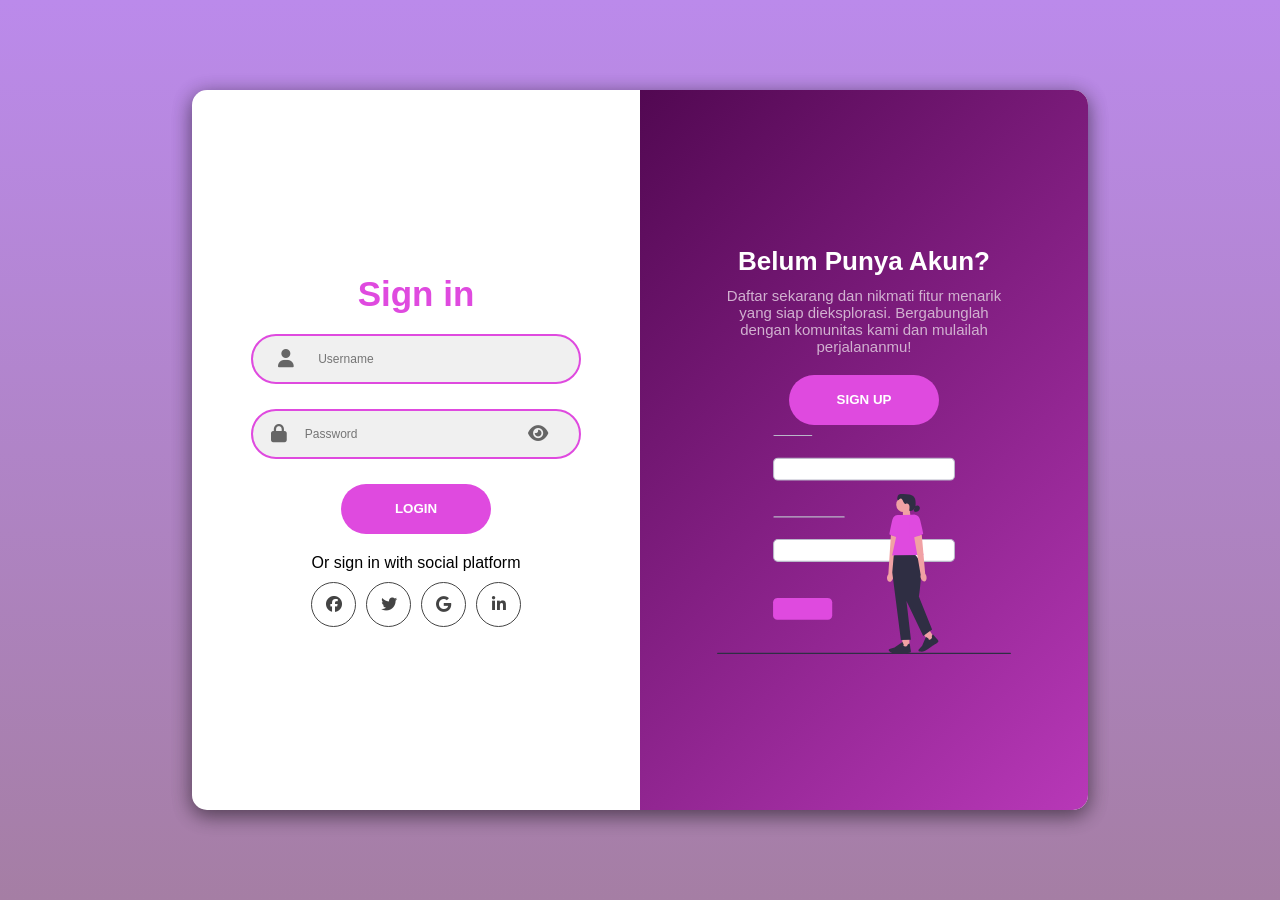
<file: proyek_2/index.html>
<!DOCTYPE html>
<html lang="en">
<head>
    <meta charset="UTF-8">
    <meta http-equiv="X-UA-Compatible" content="IE-edge">
    <meta name="viewport" content="width=device-width, initial-scale=1.0">
    <link rel="stylesheet" href="https://cdnjs.cloudflare.com/ajax/libs/font-awesome/6.4.2/css/all.min.css">
    <link rel="stylesheet" href="style.css"> 
    <title>signin-signup</title>
</head>
<body>
    <div class="container">
        <div class="signin-signup">
            <form action="" class="sign-in-form">
                <h2 class="title">Sign in</h2>
                <div class="input-field">
                    <i class="fas fa-user"></i>
                    <input type="text" placeholder="Username" required autofocus id="username" autocomplete="off">
                </div>
                <div class="error-message" id="error-username-signin"></div>
                <div class="input-field">
                    <i class="fas fa-lock"></i>
                    <input type="password" placeholder="Password" required id="password" autocomplete="off">
                    <i class="fas fa-eye" id="togglePassword-signin"></i>
                </div>
                <div class="error-message" id="error-password-signin"></div>
                <input type="submit" value="Login" class="btn">
                <p class="social-text">Or sign in with social platform</p>
                <div class="social-media">
                    <a href="#" class="social-icons">
                        <i class="fab fa-facebook"></i>
                    </a>
                    <a href="#" class="social-icons">
                        <i class="fab fa-twitter"></i>
                    </a>
                    <a href="#" class="social-icons">
                        <i class="fab fa-google"></i>
                    </a>
                    <a href="#" class="social-icons">
                        <i class="fab fa-linkedin-in"></i>
                    </a>
                </div>
                <p class="account-text">Belum punya akun? <a href="#" id="sign-up-btn2">Sign up</a></p>
            </form>
            <form action="" class="sign-up-form">
                <h2 class="title">Sign up</h2>
                <div class="input-field">
                    <i class="fas fa-user"></i>
                    <input type="text" placeholder="Username" required id="username-signup" autocomplete="off" autofocus>
                </div>
                <div class="error-message" id="error-username-signup"></div>
                <div class="input-field">
                    <i class="fas fa-envelope"></i>
                    <input type="email" placeholder="Email" required id="email-signup" autocomplete="off">
                </div>
                <div class="error-message" id="error-email-signup"></div>
                <div class="input-field">
                    <i class="fas fa-lock"></i>
                    <input type="password" placeholder="Password" required id="password-signup" autocomplete="off">
                    <i class="fas fa-eye" id="togglePassword-signup"></i> 
                </div>
                <div class="error-message" id="error-password-signup"></div>
                <input type="submit" value="Sign up" class="btn">
                <p class="social-text">Or sign in with social platform</p>
                <div class="social-media">
                    <a href="#" class="social-icons">
                        <i class="fab fa-facebook"></i>
                    </a>
                    <a href="#" class="social-icons">
                        <i class="fab fa-twitter"></i>
                    </a>
                    <a href="#" class="social-icons">
                        <i class="fab fa-google"></i>
                    </a>
                    <a href="#" class="social-icons">
                        <i class="fab fa-linkedin-in"></i>
                    </a>
                </div>
                <p class="account-text">Sudah punya akun? <a href="#" id="sign-in-btn2">Sign up</a></p>
            </form>
        </div>
        <div class="panels-container">
            <div class="panel left-panel">
                <div class="content">
                    <h3>Sudah Punya Akun?</h3>
                    <p>Selamat datang kembali! Masukkan detail akunmu dan klik Sign in untuk melanjutkan petualangan seru bersama kami</p>
                    <button class="btn" id="sign-in-btn">Sign in</button>
                </div>
                <img src="signin.svg" alt="" class="image">
            </div>
            <div class="panel right-panel">
                <div class="content">
                    <h3>Belum Punya Akun?</h3>
                    <p>Daftar sekarang dan nikmati fitur menarik yang siap dieksplorasi. Bergabunglah dengan komunitas kami dan mulailah perjalananmu!</p>
                    <button class="btn" id="sign-up-btn">Sign up</button>
                </div>
                <img src="signup.svg" alt="" class="image">
            </div>
        </div>
    </div>
    <script src="app.js"></script>
</body>
</html>
</file>
<file: proyek_2/style.css>
*{
    margin: 0;
    padding: 0;
    box-sizing: border-box;
    font-family: 'Poppins', sans-serif;
}
body {  
    display: flex;  
    align-items: center;  
    justify-content: center;  
    min-height: 100vh;  
    background-image: linear-gradient(to bottom, #bb8aeb, #a57ea4);  
    background-size: cover;  
    background-position: center;  
  }
.container{
    position: relative;
    width: 70vw;
    height: 80vh;
    background: #fff;
    border-radius: 15px;
    box-shadow: 0 4px 20px 0 rgba(0, 0, 0, 0.3),0 6px 20px 0 rgba(0, 0, 0, 0.3);
    overflow: hidden;
}
.error-message {
    color: red;
    font-size: 14px;
    margin-top: 5px;
}

.container::before{
    content: "";
    position: absolute;
    top: 0;
    left: -50%;
    width: 100%;
    height: 100%;
    background: linear-gradient(-45deg, #df4adf, #520852);
    z-index: 6;
    transform: translateX(100%);
    transition: 1s ease-in-out;
}

.signin-signup{
    position: absolute;
    top: 0;
    left: 0;
    width: 100%;
    height: 100%;
    display: flex;
    align-items: center;
    justify-content: space-around;
    z-index: 5;
}
form {
    padding: 0 10px;
    display: flex;
    align-items: center;
    justify-content: center;
    flex-direction: column;
    width: 100%;
    max-width: 350px;
    min-width: 238px;
    padding: 0 10px;
}

form.sign-in-form{
    opacity: 1;
    transition: 0.5s ease-in-out;
    transition-delay: 1s;
}

form.sign-up-form{
    opacity: 0;
    transition: 0.5s ease-in-out;
    transition-delay: 1s;
}

.title {
    font-size: 35px;
    color: #df4adf;
    margin-bottom: 10px;
}

.input-field {
    width: 100%;
    height: 50px;
    background: #f0f0f0;
    margin: 10px 0;
    border: 2px solid #df4adf;
    border-radius: 50px;
    display: flex;
    align-items: center;
    transition: background 0.3s, border-color 0.3s;
}

.input-field:hover {
    background: #e0e0e0;
    border-color: #c734c7;
}

.input-field i {
    flex: 1;
    text-align: center;
    color: #666;
    font-size: 18px;
}

.input-field input{
    flex: 5;
    background: none;
    border: none;
    outline: none;
    width: 100%;
    font-size: 12px;
    font-weight: normal;
}

.btn {
    width: 150px;
    height: 50px;
    border: none;
    border-radius: 50px;
    background: #df4adf;
    color: #fff;
    font-weight: 600;
    margin: 10px 0;
    text-transform: uppercase;
    cursor: pointer;
    transition: background 0.3s, transform 0.2s; 
}

.btn:hover {
    background: #c734c7;
    transform: scale(1.05);
}

.social-text{
    margin: 10px 0;
    font-size: 16px;
}

.social-media{
    display: flex;
    justify-content: center;
}

.social-icons {
    height: 45px;
    width: 45px;
    display: flex;
    align-items: center;
    justify-content: center;
    color: #444;
    border: 1px solid #444;
    border-radius: 50%;
    margin: 0 5px;
    transition: background 0.3s, transform 0.2s;
}

a {
    text-decoration: none;
    color: inherit;
}

.social-icons:hover {
    color: #df4adf;
    border-color: #df4adf;
    background: rgba(223, 74, 223, 0.1); 
    transform: scale(1.1);
    box-shadow: 0 4px 10px rgba(0, 0, 0, 0.2);
}

.panels-container{
    position: absolute;
    top: 0;
    left: 0;
    width: 100%;
    height: 100%;
    display: flex;
    align-items: center;
    justify-content: space-around;
}

.panel{
    display: flex;
    flex-direction: column;
    align-items: center;
    justify-content: space-around;
    width: 35%;
    min-width: 238px;
    padding: 0 10px;
    text-align: center;
    z-index: 6;
}

.left-panel{
    pointer-events: none;
}

.content {
    color: #fff;
    transition: 1.1s ease-in-out;
    transition-delay: 0.5s;
}

.panel h3{
    font-size: 26px;
    font-weight: 600;
}

.panel p{
    font-size: 15px;
    padding: 10px 0;
    color: #d1b1d0;
}

.image {
    width: 100%;
    transition: 1.1s ease-in-out;
    transition-delay: 0.4s;
}

.left-panel .image,
.left-panel .content{
    transform: translateX(-200%);
}

.right-panel .image,
.right-panel .content{
    transform: translateX(0);
}

.account-text{
    display: none;
}

.container.sign-up-mode::before{
    transform: translateX(0);
}

.container.sign-up-mode .right-panel .image,
.container.sign-up-mode .right-panel .content{
    transform: translateX(200%);
}
.container.sign-up-mode .left-panel .image,
.container.sign-up-mode .left-panel .content{
    transform: translateX(0);
}

.container.sign-up-mode form.sign-in-form{
    opacity: 0;
}

.container.sign-up-mode form.sign-up-form{
    opacity: 1;
}

.container.sign-up-mode .right-panel{
    pointer-events: none;
}

.container.sign-up-mode .left-panel{
    pointer-events: all;
}

.input-field i.fa-eye {
    cursor: pointer;
    margin-right: 15px;
    color: #666;
}

.input-field input {
    flex: 4;
}

input[type="password"]::-ms-reveal, 
input[type="password"]::-ms-clear {
    display: none;
}

input[type="password"]::-webkit-clear-button, 
input[type="password"]::-webkit-inner-spin-button, 
input[type="password"]::-webkit-outer-spin-button, 
input[type="password"]::-webkit-reveal-button {
    display: none !important;
}


@media (max-width:779px){
    .container{
        width: 100vw;
        height: 100vh;
    }
}

@media (max-width:635px){
    .container::before{
       display: none;
    }
    form{
        width: 80%;
    }
    form.sign-up-form{
        display: none;
    }
    .container.sign-up-mode2 form.sign-up-form{
        display: flex;
        opacity: 1;
    }

    .container.sign-up-mode2 form.sign-in-form{
        display: flex;
    }

    .panels-container{
        display: none;
    }
}
@media (max-width:320px){
    form{
        width: 90%;
    }
}
</file>
